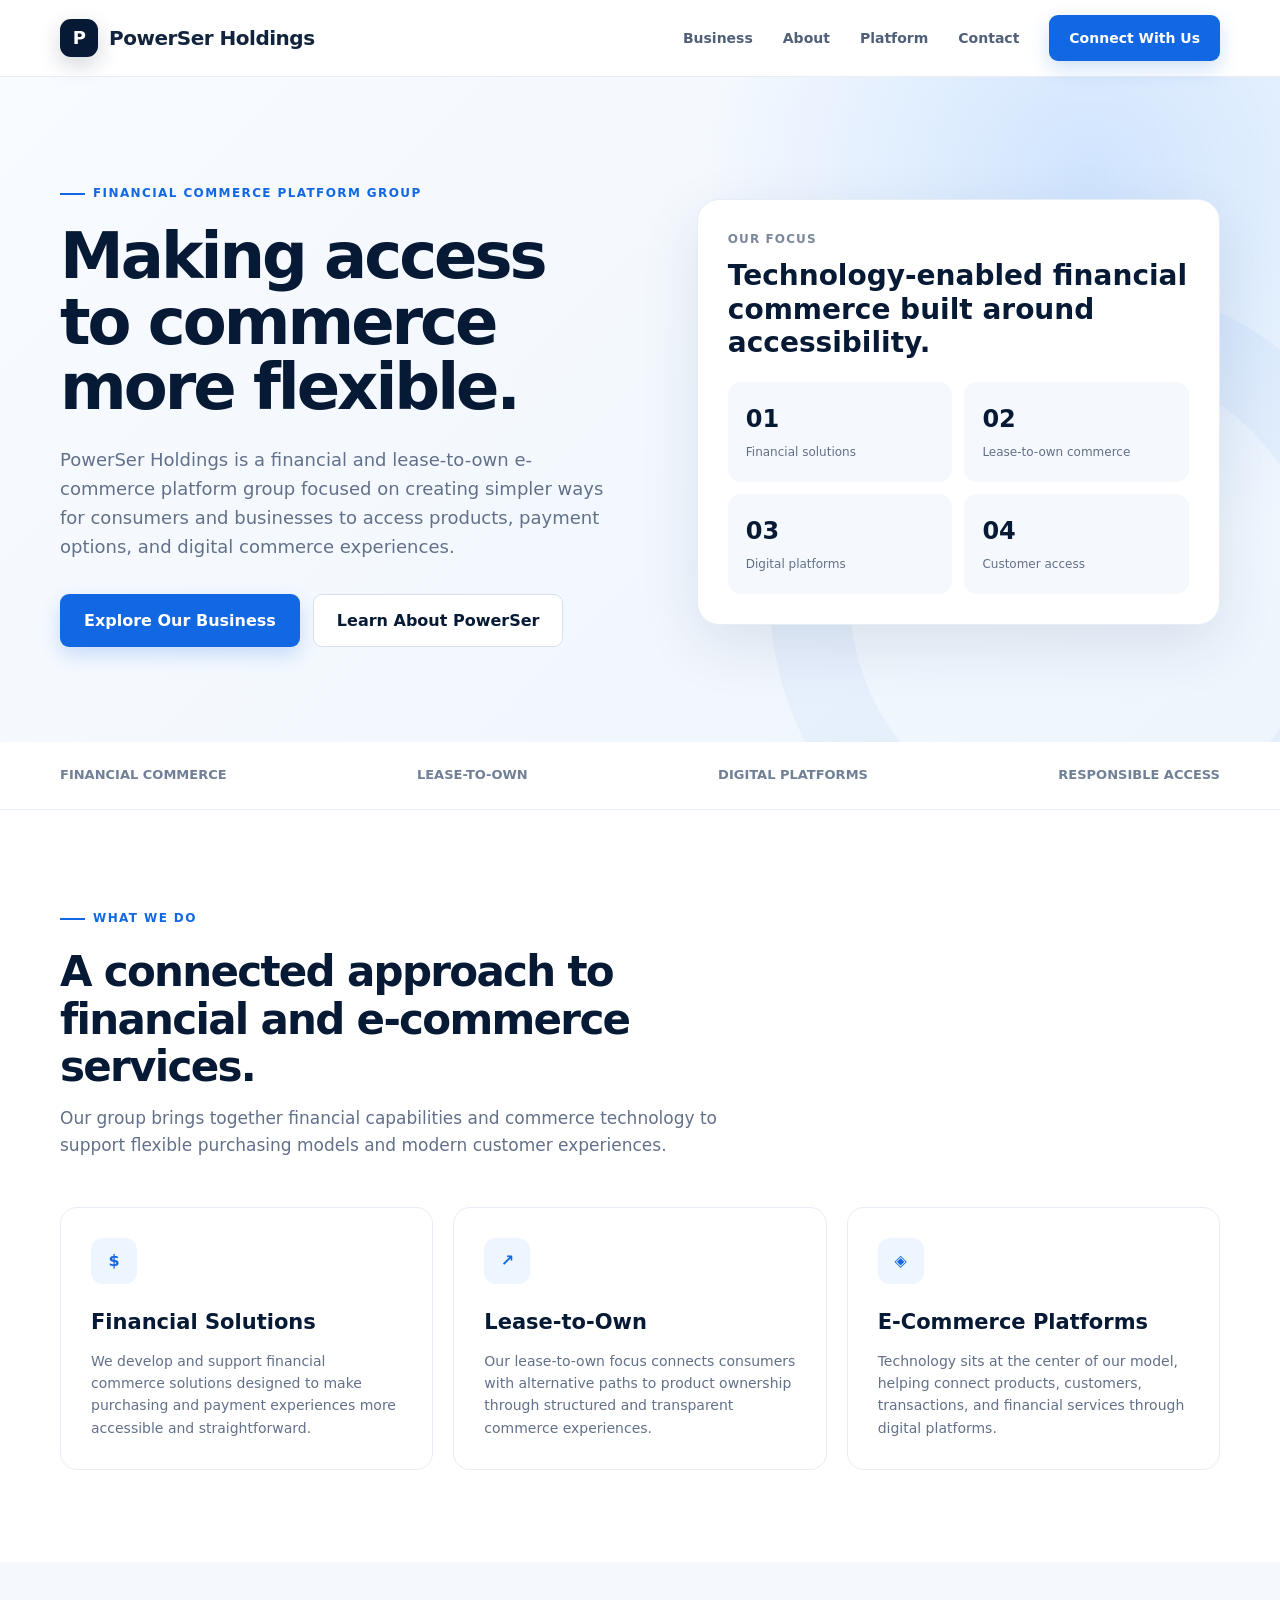
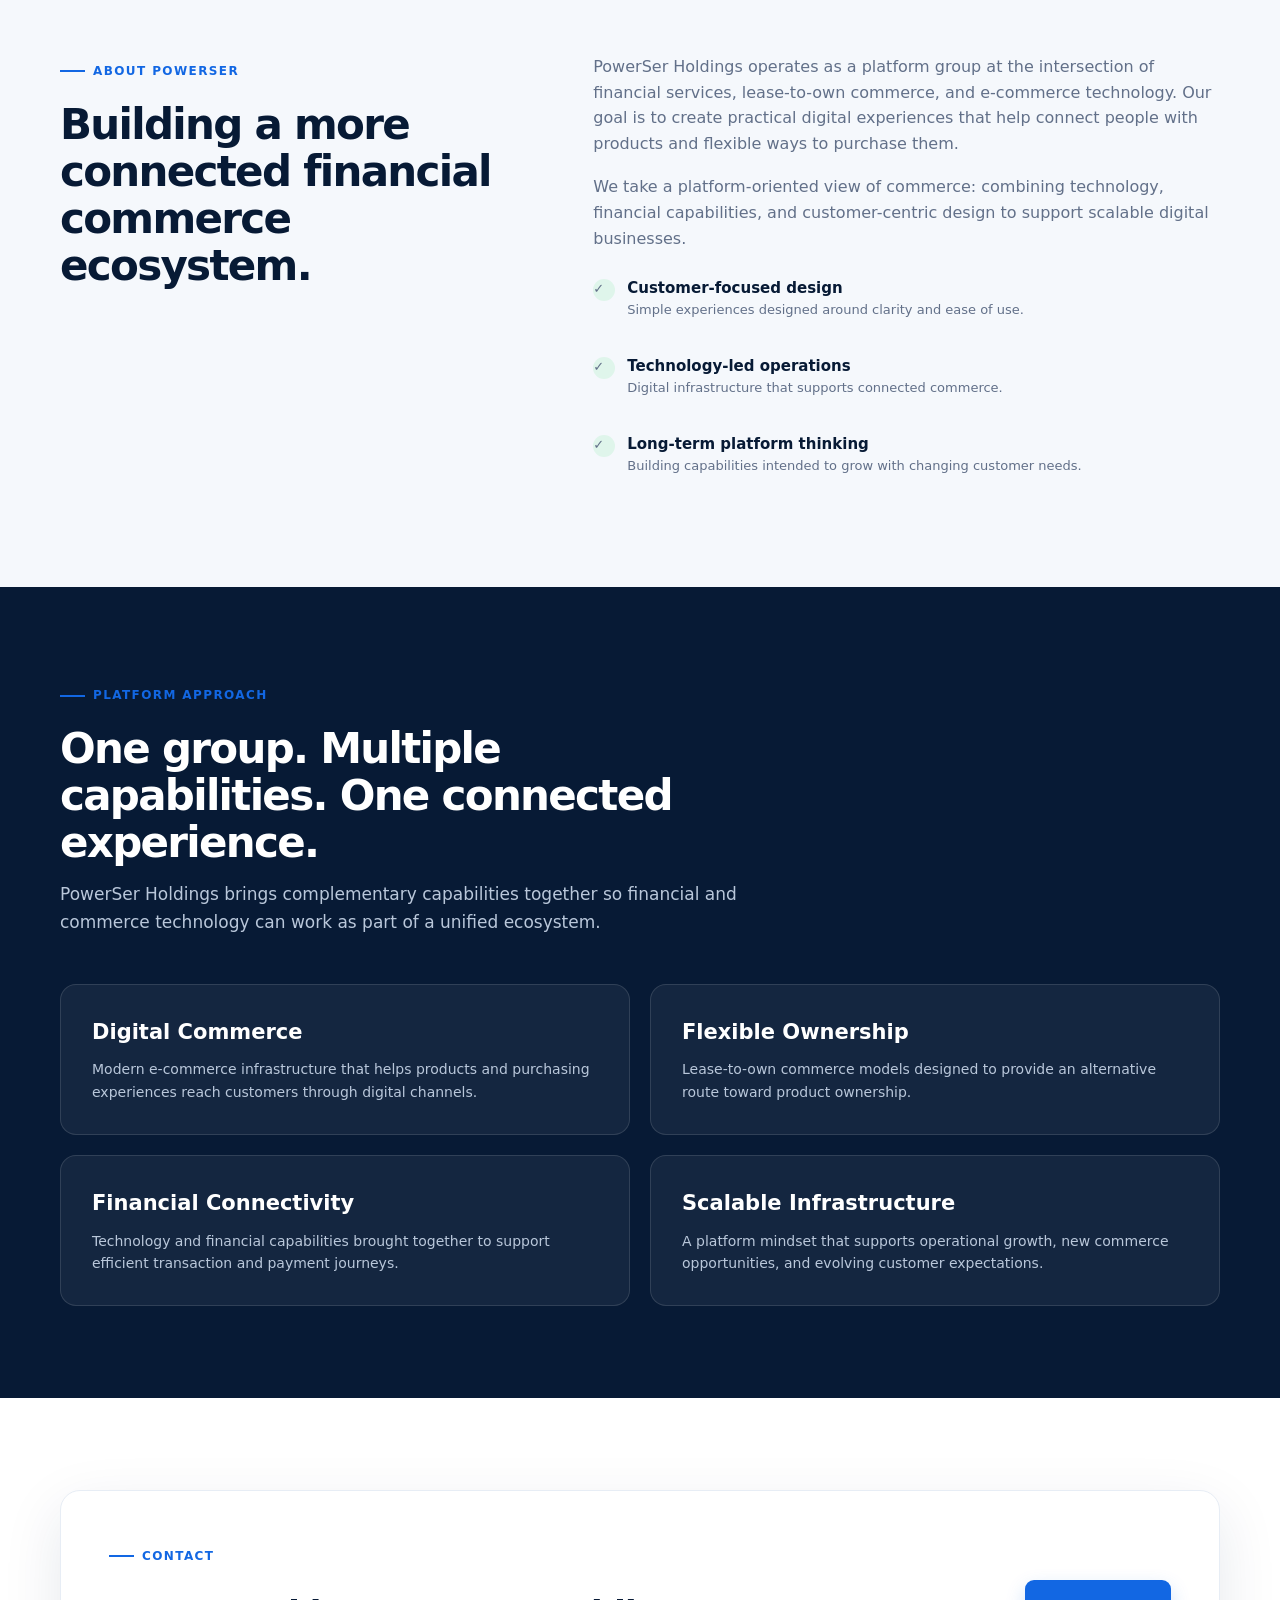
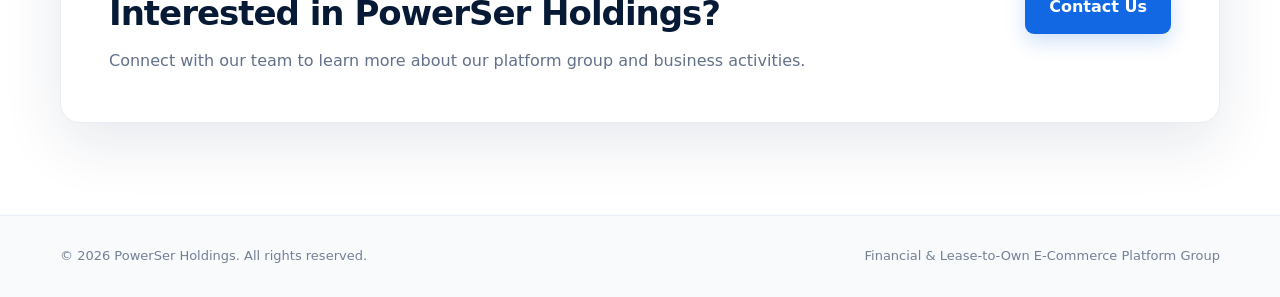
<file: index.html>
<!doctype html>
<html lang="en">
<head>
  <meta charset="UTF-8">
  <meta name="viewport" content="width=device-width, initial-scale=1.0">
  <title>PowerSer Holdings | Financial & Lease-to-Own E-Commerce Platform Group</title>
  <meta name="description" content="PowerSer Holdings is a financial and lease-to-own e-commerce platform group focused on accessible purchasing, flexible payment solutions, and technology-enabled commerce.">
  <meta name="author" content="PowerSer Holdings">
  <meta name="keywords" content="PowerSer Holdings, financial platform, lease-to-own, e-commerce platform, flexible payments, digital commerce, consumer finance">
  <meta name="robots" content="index, follow">
  <link rel="canonical" href="https://powersergholdings.com/">

  <meta property="og:title" content="PowerSer Holdings | Financial & Lease-to-Own E-Commerce">
  <meta property="og:description" content="A financial and lease-to-own e-commerce platform group building simpler, more accessible ways to shop and pay.">
  <meta property="og:type" content="website">
  <meta property="og:url" content="https://powersergholdings.com/">
  <meta property="og:site_name" content="PowerSer Holdings">

  <meta name="twitter:card" content="summary">
  <meta name="twitter:title" content="PowerSer Holdings">
  <meta name="twitter:description" content="Financial and lease-to-own e-commerce platform group.">

  <script type="application/ld+json">
  {
    "@context":"https://schema.org",
    "@type":"Organization",
    "name":"PowerSer Holdings",
    "url":"https://powersergholdings.com/",
    "description":"A financial and lease-to-own e-commerce platform group."
  }
  </script>

  <style>
    :root{
      --navy:#071a35;
      --blue:#1267e3;
      --blue2:#0a4db8;
      --ink:#12233d;
      --muted:#627089;
      --line:#e7edf5;
      --soft:#f5f8fc;
      --white:#fff;
      --green:#1c9a68;
      --shadow:0 20px 60px rgba(12,39,78,.10);
    }
    *{box-sizing:border-box;margin:0;padding:0}
    html{scroll-behavior:smooth}
    body{
      font-family:Inter,ui-sans-serif,system-ui,-apple-system,BlinkMacSystemFont,"Segoe UI",sans-serif;
      color:var(--ink);background:#fff;line-height:1.6;
    }
    a{text-decoration:none;color:inherit}
    .container{width:min(1160px,92%);margin:auto}
    header{
      position:sticky;top:0;z-index:20;background:rgba(255,255,255,.94);
      backdrop-filter:blur(14px);border-bottom:1px solid rgba(231,237,245,.9)
    }
    .nav{height:76px;display:flex;align-items:center;justify-content:space-between}
    .logo{display:flex;align-items:center;gap:11px;font-size:20px;font-weight:800;letter-spacing:-.5px}
    .mark{
      width:38px;height:38px;border-radius:11px;background:var(--navy);
      display:grid;place-items:center;color:white;font-weight:900;font-size:18px;
      box-shadow:0 8px 22px rgba(7,26,53,.18)
    }
    nav{display:flex;align-items:center;gap:30px}
    nav a{font-size:14px;color:#506079;font-weight:600}
    nav a:hover{color:var(--blue)}
    .nav-cta,.hero-cta{
      background:var(--blue);color:white!important;padding:12px 20px;border-radius:9px;
      box-shadow:0 8px 20px rgba(18,103,227,.2)
    }
    .hero{
      position:relative;overflow:hidden;background:
      radial-gradient(circle at 85% 15%,rgba(54,143,255,.18),transparent 31%),
      linear-gradient(135deg,#f8fbff 0%,#eef5fd 100%);
      padding:100px 0 95px;
    }
    .hero:after{
      content:"";position:absolute;right:-120px;bottom:-170px;width:470px;height:470px;
      border:80px solid rgba(18,103,227,.045);border-radius:50%;
    }
    .hero-grid{position:relative;z-index:1;display:grid;grid-template-columns:1.04fr .96fr;gap:70px;align-items:center}
    .eyebrow{display:inline-flex;align-items:center;gap:8px;color:var(--blue);font-size:12px;font-weight:800;letter-spacing:1.4px;text-transform:uppercase;margin-bottom:20px}
    .eyebrow span{width:25px;height:2px;background:var(--blue);display:inline-block}
    h1{font-size:clamp(43px,5vw,68px);line-height:1.03;letter-spacing:-3px;color:var(--navy);max-width:720px}
    .hero p{font-size:18px;color:var(--muted);max-width:625px;margin:25px 0 32px}
    .actions{display:flex;gap:13px;flex-wrap:wrap}
    .hero-cta{display:inline-block;padding:14px 24px;font-weight:750}
    .secondary{display:inline-block;padding:13px 23px;border:1px solid #d6e0ec;border-radius:9px;background:#fff;color:var(--navy);font-weight:700}
    .hero-card{
      background:#fff;border:1px solid var(--line);border-radius:22px;padding:30px;
      box-shadow:var(--shadow);position:relative
    }
    .card-label{font-size:12px;text-transform:uppercase;letter-spacing:1.1px;color:#7b879b;font-weight:800}
    .card-title{font-size:28px;line-height:1.2;color:var(--navy);font-weight:800;margin:10px 0 22px}
    .metric{display:grid;grid-template-columns:repeat(2,1fr);gap:12px}
    .metric div{background:var(--soft);padding:18px;border-radius:13px}
    .metric strong{display:block;font-size:24px;color:var(--navy)}
    .metric small{color:var(--muted);font-size:12px}
    .trust{padding:23px 0;border-bottom:1px solid var(--line)}
    .trust-row{display:flex;justify-content:space-between;gap:25px;flex-wrap:wrap;color:#718096;font-size:13px;font-weight:700}
    section{padding:92px 0}
    .section-head{max-width:710px;margin-bottom:48px}
    .section-head h2{font-size:42px;line-height:1.12;letter-spacing:-1.7px;color:var(--navy);margin-bottom:15px}
    .section-head p{color:var(--muted);font-size:17px}
    .cards{display:grid;grid-template-columns:repeat(3,1fr);gap:20px}
    .card{border:1px solid var(--line);border-radius:17px;padding:30px;background:#fff;transition:.2s}
    .card:hover{transform:translateY(-4px);box-shadow:var(--shadow)}
    .icon{width:46px;height:46px;border-radius:12px;background:#edf5ff;color:var(--blue);display:grid;place-items:center;font-weight:900;margin-bottom:22px}
    .card h3{font-size:21px;color:var(--navy);margin-bottom:10px}
    .card p{font-size:14px;color:var(--muted)}
    .about{background:var(--soft)}
    .about-grid{display:grid;grid-template-columns:.85fr 1.15fr;gap:70px;align-items:start}
    .about h2{font-size:42px;line-height:1.12;letter-spacing:-1.7px;color:var(--navy)}
    .about-copy p{color:var(--muted);margin-bottom:18px}
    .list{display:grid;gap:15px;margin-top:25px}
    .list div{display:flex;gap:12px;align-items:flex-start}
    .check{width:22px;height:22px;border-radius:50%;background:#dff5eb;color:var(--green);display:grid;place-items:center;font-size:12px;font-weight:900;flex:none;margin-top:3px}
    .list strong{display:block;color:var(--navy);font-size:15px}
    .list span{display:block;color:var(--muted);font-size:13px}
    .platform{background:var(--navy);color:#fff}
    .platform .section-head h2{color:#fff}
    .platform .section-head p{color:#b9c7da}
    .platform-grid{display:grid;grid-template-columns:1fr 1fr;gap:20px}
    .platform-card{padding:31px;border:1px solid rgba(255,255,255,.12);background:rgba(255,255,255,.055);border-radius:16px}
    .platform-card h3{font-size:21px;margin-bottom:9px}
    .platform-card p{color:#b9c7da;font-size:14px}
    .contact-box{
      border:1px solid var(--line);border-radius:20px;padding:48px;display:flex;
      justify-content:space-between;gap:35px;align-items:center;background:#fff;box-shadow:var(--shadow)
    }
    .contact-box h2{font-size:34px;color:var(--navy);letter-spacing:-1px}
    .contact-box p{color:var(--muted);margin-top:8px}
    footer{background:#f8fafc;border-top:1px solid var(--line);padding:30px 0;color:#738096;font-size:13px}
    .footer-row{display:flex;justify-content:space-between;gap:20px;flex-wrap:wrap}
    @media(max-width:850px){
      nav{display:none}
      .hero-grid,.about-grid,.platform-grid{grid-template-columns:1fr;gap:40px}
      .cards{grid-template-columns:1fr}
      .hero{padding:75px 0}
      section{padding:70px 0}
      h1{letter-spacing:-2px}
      .section-head h2,.about h2{font-size:34px}
      .contact-box{padding:30px;display:block}
      .contact-box .hero-cta{margin-top:24px}
    }
    @media(max-width:520px){
      .metric{grid-template-columns:1fr}
      .trust-row{display:grid;grid-template-columns:1fr 1fr}
    }
  </style>
</head>

<body>
<header>
  <div class="container nav">
    <a class="logo" href="#top" aria-label="PowerSer Holdings home">
      <span class="mark">P</span>
      <span>PowerSer Holdings</span>
    </a>
    <nav>
      <a href="#business">Business</a>
      <a href="#about">About</a>
      <a href="#platform">Platform</a>
      <a href="contact">Contact</a>
      <a class="nav-cta" href="#contact">Connect With Us</a>
    </nav>
  </div>
</header>

<main id="top">
  <section class="hero">
    <div class="container hero-grid">
      <div>
        <div class="eyebrow"><span></span> Financial Commerce Platform Group</div>
        <h1>Making access to commerce more flexible.</h1>
        <p>
          PowerSer Holdings is a financial and lease-to-own e-commerce platform group
          focused on creating simpler ways for consumers and businesses to access products,
          payment options, and digital commerce experiences.
        </p>
        <div class="actions">
          <a class="hero-cta" href="#business">Explore Our Business</a>
          <a class="secondary" href="#about">Learn About PowerSer</a>
        </div>
      </div>

      <div class="hero-card">
        <div class="card-label">Our focus</div>
        <div class="card-title">Technology-enabled financial commerce built around accessibility.</div>
        <div class="metric">
          <div><strong>01</strong><small>Financial solutions</small></div>
          <div><strong>02</strong><small>Lease-to-own commerce</small></div>
          <div><strong>03</strong><small>Digital platforms</small></div>
          <div><strong>04</strong><small>Customer access</small></div>
        </div>
      </div>
    </div>
  </section>

  <div class="trust">
    <div class="container trust-row">
      <span>FINANCIAL COMMERCE</span>
      <span>LEASE-TO-OWN</span>
      <span>DIGITAL PLATFORMS</span>
      <span>RESPONSIBLE ACCESS</span>
    </div>
  </div>

  <section id="business">
    <div class="container">
      <div class="section-head">
        <div class="eyebrow"><span></span> What We Do</div>
        <h2>A connected approach to financial and e-commerce services.</h2>
        <p>
          Our group brings together financial capabilities and commerce technology
          to support flexible purchasing models and modern customer experiences.
        </p>
      </div>

      <div class="cards">
        <article class="card">
          <div class="icon">$</div>
          <h3>Financial Solutions</h3>
          <p>
            We develop and support financial commerce solutions designed to make
            purchasing and payment experiences more accessible and straightforward.
          </p>
        </article>
        <article class="card">
          <div class="icon">↗</div>
          <h3>Lease-to-Own</h3>
          <p>
            Our lease-to-own focus connects consumers with alternative paths to
            product ownership through structured and transparent commerce experiences.
          </p>
        </article>
        <article class="card">
          <div class="icon">◈</div>
          <h3>E-Commerce Platforms</h3>
          <p>
            Technology sits at the center of our model, helping connect products,
            customers, transactions, and financial services through digital platforms.
          </p>
        </article>
      </div>
    </div>
  </section>

  <section id="about" class="about">
    <div class="container about-grid">
      <div>
        <div class="eyebrow"><span></span> About PowerSer</div>
        <h2>Building a more connected financial commerce ecosystem.</h2>
      </div>
      <div class="about-copy">
        <p>
          PowerSer Holdings operates as a platform group at the intersection of
          financial services, lease-to-own commerce, and e-commerce technology.
          Our goal is to create practical digital experiences that help connect
          people with products and flexible ways to purchase them.
        </p>
        <p>
          We take a platform-oriented view of commerce: combining technology,
          financial capabilities, and customer-centric design to support scalable
          digital businesses.
        </p>

        <div class="list">
          <div>
            <span class="check">✓</span>
            <p><strong>Customer-focused design</strong><span>Simple experiences designed around clarity and ease of use.</span></p>
          </div>
          <div>
            <span class="check">✓</span>
            <p><strong>Technology-led operations</strong><span>Digital infrastructure that supports connected commerce.</span></p>
          </div>
          <div>
            <span class="check">✓</span>
            <p><strong>Long-term platform thinking</strong><span>Building capabilities intended to grow with changing customer needs.</span></p>
          </div>
        </div>
      </div>
    </div>
  </section>

  <section id="platform" class="platform">
    <div class="container">
      <div class="section-head">
        <div class="eyebrow"><span></span> Platform Approach</div>
        <h2>One group. Multiple capabilities. One connected experience.</h2>
        <p>
          PowerSer Holdings brings complementary capabilities together so financial
          and commerce technology can work as part of a unified ecosystem.
        </p>
      </div>

      <div class="platform-grid">
        <article class="platform-card">
          <h3>Digital Commerce</h3>
          <p>Modern e-commerce infrastructure that helps products and purchasing experiences reach customers through digital channels.</p>
        </article>
        <article class="platform-card">
          <h3>Flexible Ownership</h3>
          <p>Lease-to-own commerce models designed to provide an alternative route toward product ownership.</p>
        </article>
        <article class="platform-card">
          <h3>Financial Connectivity</h3>
          <p>Technology and financial capabilities brought together to support efficient transaction and payment journeys.</p>
        </article>
        <article class="platform-card">
          <h3>Scalable Infrastructure</h3>
          <p>A platform mindset that supports operational growth, new commerce opportunities, and evolving customer expectations.</p>
        </article>
      </div>
    </div>
  </section>

  <section id="contact">
    <div class="container">
      <div class="contact-box">
        <div>
          <div class="eyebrow"><span></span> Contact</div>
          <h2>Interested in PowerSer Holdings?</h2>
          <p>Connect with our team to learn more about our platform group and business activities.</p>
        </div>
        <a class="hero-cta" href="mailto:info@powersergholdings.com">Contact Us</a>
      </div>
    </div>
  </section>
</main>

<footer>
  <div class="container footer-row">
    <span>© 2026 PowerSer Holdings. All rights reserved.</span>
    <span>Financial &amp; Lease-to-Own E-Commerce Platform Group</span>
  </div>
</footer>
</body>
</html>
</file>
